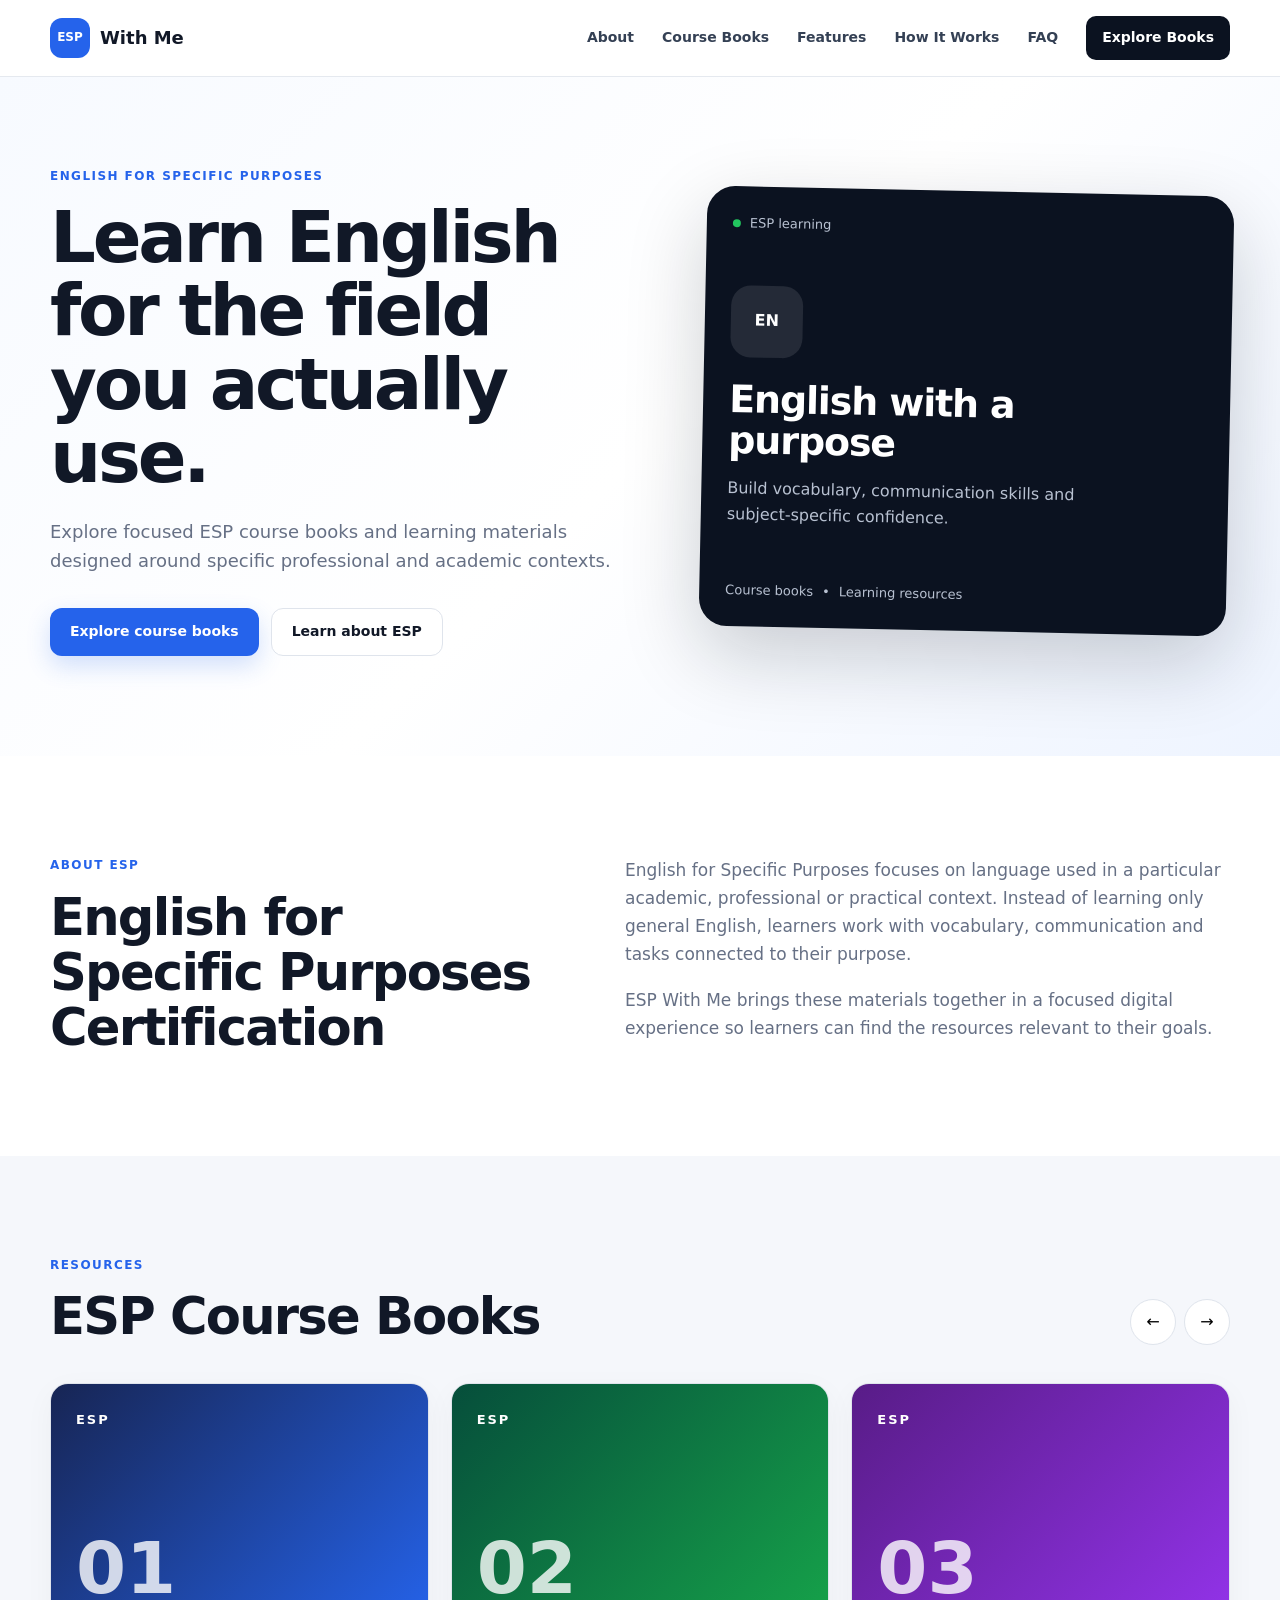
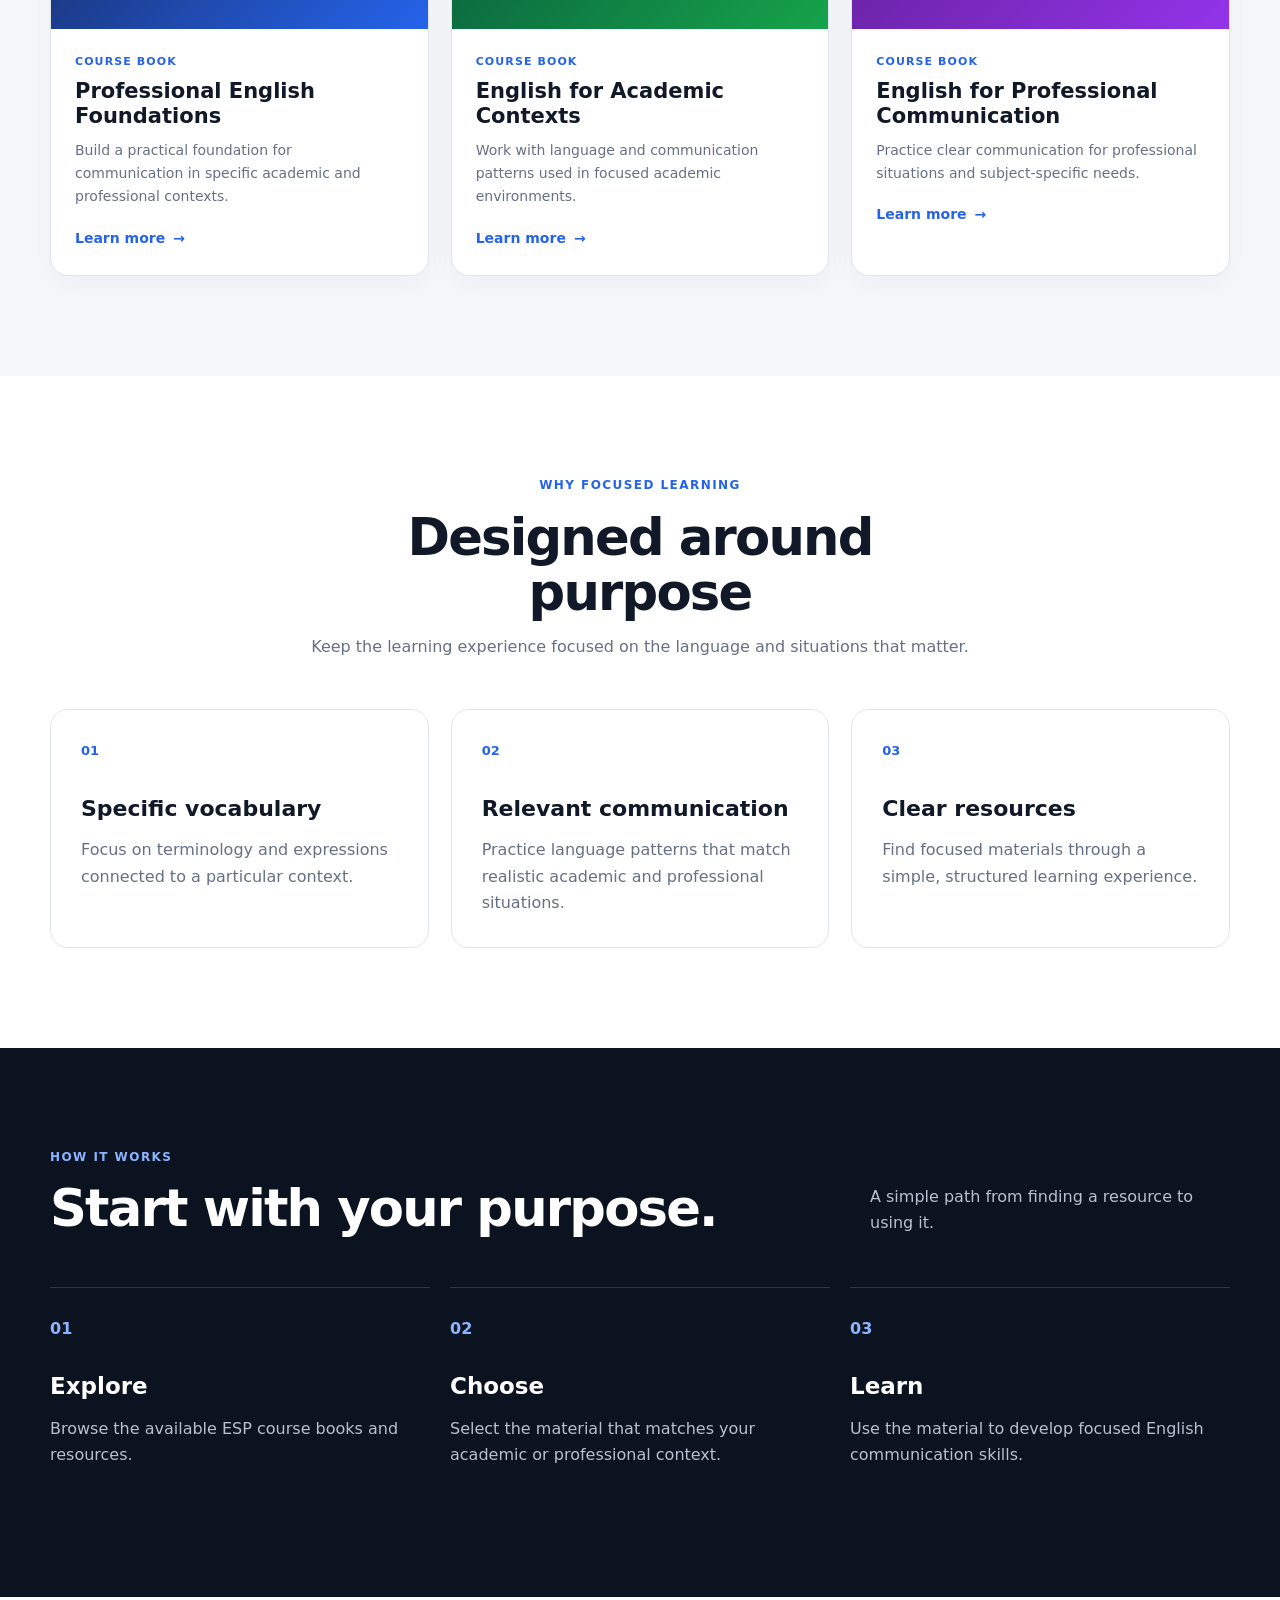
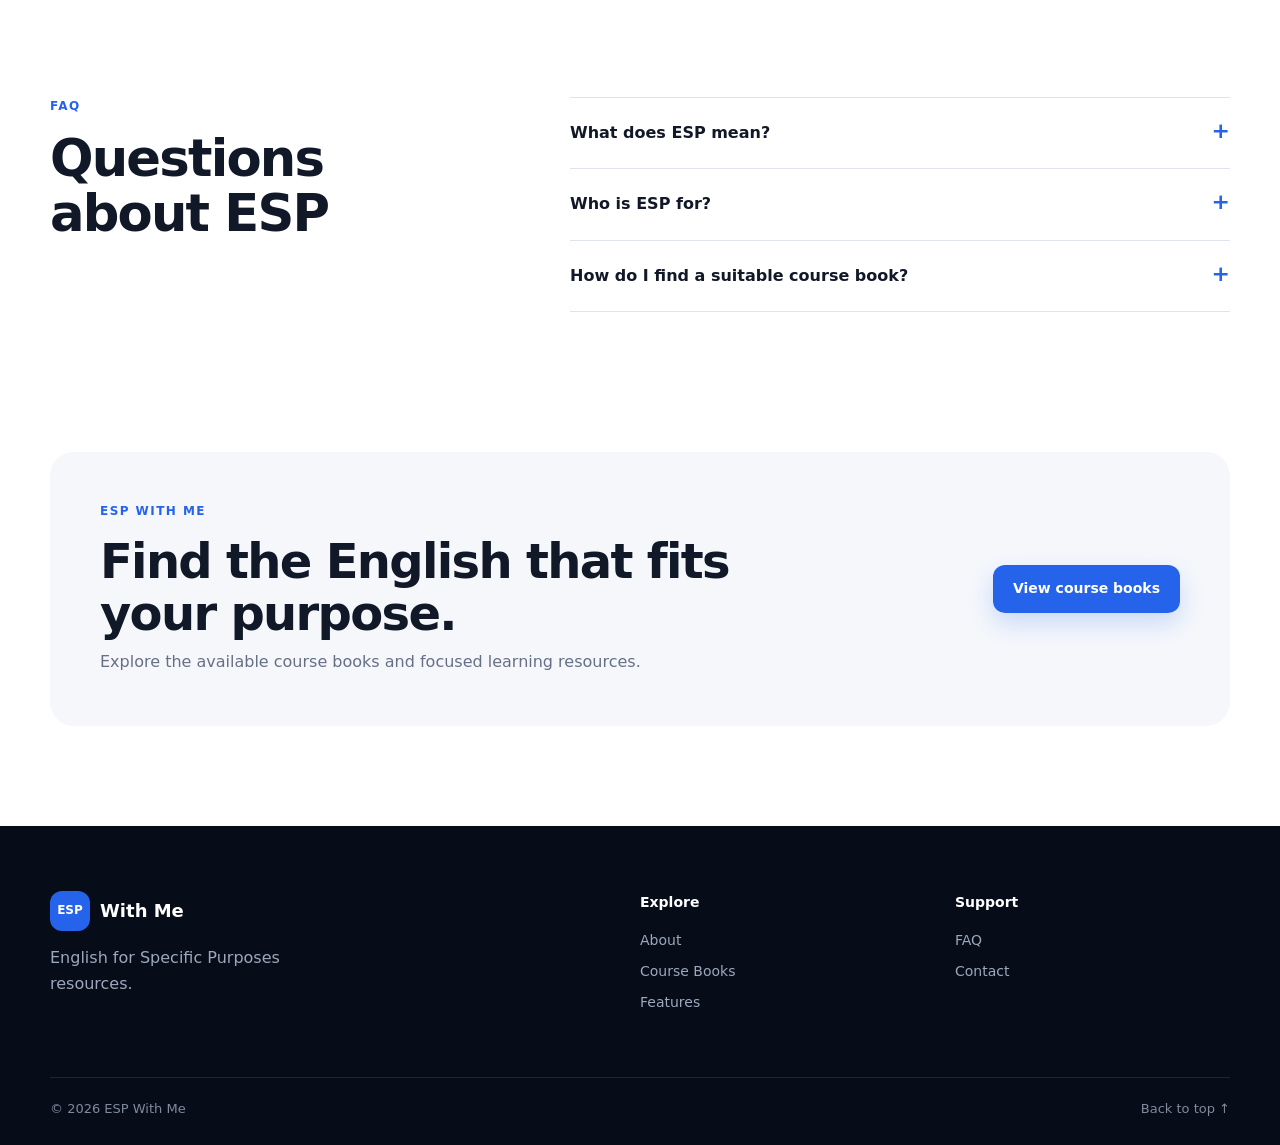
<file: New folder (2)/index.html>
<!DOCTYPE html>
<html lang="en">
<head>
  <meta charset="UTF-8">
  <meta name="viewport" content="width=device-width, initial-scale=1.0">
  <meta name="description" content="ESP With Me — English for Specific Purposes resources, course books and learning materials.">
  <meta name="theme-color" content="#0b1220">
  <meta property="og:title" content="ESP With Me">
  <meta property="og:description" content="English for Specific Purposes resources and course books.">
  <meta property="og:type" content="website">
  <link rel="canonical" href="https://espwithme.uz/">
  <link rel="stylesheet" href="style.css">
  <title>ESP With Me | English for Specific Purposes</title>
</head>
<body>
  <a class="skip-link" href="#main">Skip to content</a>

  <header class="site-header" id="top">
    <div class="container nav-wrap">
      <a class="logo" href="#top" aria-label="ESP With Me home">
        <span class="logo-mark">ESP</span>
        <span>With Me</span>
      </a>

      <button class="menu-toggle" type="button" aria-expanded="false" aria-controls="primary-menu" aria-label="Open menu">
        <span></span><span></span><span></span>
      </button>

      <nav class="primary-nav" id="primary-menu" aria-label="Primary navigation">
        <a href="#about">About</a>
        <a href="#books">Course Books</a>
        <a href="#features">Features</a>
        <a href="#how-it-works">How It Works</a>
        <a href="#faq">FAQ</a>
        <a class="nav-cta" href="#books">Explore Books</a>
      </nav>
    </div>
  </header>

  <main id="main">
    <section class="hero">
      <div class="container hero-grid">
        <div class="hero-copy">
          <p class="eyebrow">English for Specific Purposes</p>
          <h1>Learn English for the field you actually use.</h1>
          <p class="hero-text">
            Explore focused ESP course books and learning materials designed around
            specific professional and academic contexts.
          </p>
          <div class="hero-actions">
            <a class="btn btn-primary" href="#books">Explore course books</a>
            <a class="btn btn-secondary" href="#about">Learn about ESP</a>
          </div>
        </div>

        <div class="hero-card" aria-label="ESP learning overview">
          <div class="hero-card-top">
            <span class="status-dot" aria-hidden="true"></span>
            <span>ESP learning</span>
          </div>
          <div class="hero-card-body">
            <span class="hero-icon" aria-hidden="true">EN</span>
            <h2>English with a purpose</h2>
            <p>Build vocabulary, communication skills and subject-specific confidence.</p>
          </div>
          <div class="hero-card-footer">
            <span>Course books</span>
            <span>•</span>
            <span>Learning resources</span>
          </div>
        </div>
      </div>
    </section>

    <section class="section" id="about">
      <div class="container two-col">
        <div>
          <p class="eyebrow">About ESP</p>
          <h2>English for Specific Purposes Certification</h2>
        </div>
        <div class="content-copy">
          <p>
            English for Specific Purposes focuses on language used in a particular
            academic, professional or practical context. Instead of learning only
            general English, learners work with vocabulary, communication and tasks
            connected to their purpose.
          </p>
          <p>
            ESP With Me brings these materials together in a focused digital experience
            so learners can find the resources relevant to their goals.
          </p>
        </div>
      </div>
    </section>

    <section class="section section-muted" id="books">
      <div class="container">
        <div class="section-heading">
          <div>
            <p class="eyebrow">Resources</p>
            <h2>ESP Course Books</h2>
          </div>
          <div class="carousel-controls" aria-label="Course book controls">
            <button class="icon-btn" id="prevBtn" type="button" aria-label="Previous course book">←</button>
            <button class="icon-btn" id="nextBtn" type="button" aria-label="Next course book">→</button>
          </div>
        </div>

        <div class="carousel" id="bookCarousel" tabindex="0" aria-label="ESP course books carousel">
          <article class="book-card">
            <div class="book-cover cover-one" aria-hidden="true"><span>ESP</span><strong>01</strong></div>
            <div class="book-content">
              <p class="card-label">Course book</p>
              <h3>Professional English Foundations</h3>
              <p>Build a practical foundation for communication in specific academic and professional contexts.</p>
              <a href="#contact" class="text-link">Learn more <span aria-hidden="true">→</span></a>
            </div>
          </article>

          <article class="book-card">
            <div class="book-cover cover-two" aria-hidden="true"><span>ESP</span><strong>02</strong></div>
            <div class="book-content">
              <p class="card-label">Course book</p>
              <h3>English for Academic Contexts</h3>
              <p>Work with language and communication patterns used in focused academic environments.</p>
              <a href="#contact" class="text-link">Learn more <span aria-hidden="true">→</span></a>
            </div>
          </article>

          <article class="book-card">
            <div class="book-cover cover-three" aria-hidden="true"><span>ESP</span><strong>03</strong></div>
            <div class="book-content">
              <p class="card-label">Course book</p>
              <h3>English for Professional Communication</h3>
              <p>Practice clear communication for professional situations and subject-specific needs.</p>
              <a href="#contact" class="text-link">Learn more <span aria-hidden="true">→</span></a>
            </div>
          </article>
        </div>

        <div class="pagination" id="pagination" aria-label="Course book pagination"></div>
      </div>
    </section>

    <section class="section" id="features">
      <div class="container">
        <div class="section-heading centered">
          <p class="eyebrow">Why focused learning</p>
          <h2>Designed around purpose</h2>
          <p>Keep the learning experience focused on the language and situations that matter.</p>
        </div>

        <div class="feature-grid">
          <article class="feature-card">
            <div class="feature-number">01</div>
            <h3>Specific vocabulary</h3>
            <p>Focus on terminology and expressions connected to a particular context.</p>
          </article>
          <article class="feature-card">
            <div class="feature-number">02</div>
            <h3>Relevant communication</h3>
            <p>Practice language patterns that match realistic academic and professional situations.</p>
          </article>
          <article class="feature-card">
            <div class="feature-number">03</div>
            <h3>Clear resources</h3>
            <p>Find focused materials through a simple, structured learning experience.</p>
          </article>
        </div>
      </div>
    </section>

    <section class="section section-dark" id="how-it-works">
      <div class="container">
        <div class="section-heading">
          <div>
            <p class="eyebrow eyebrow-light">How it works</p>
            <h2>Start with your purpose.</h2>
          </div>
          <p class="dark-intro">A simple path from finding a resource to using it.</p>
        </div>

        <div class="steps">
          <div class="step">
            <span>01</span>
            <h3>Explore</h3>
            <p>Browse the available ESP course books and resources.</p>
          </div>
          <div class="step">
            <span>02</span>
            <h3>Choose</h3>
            <p>Select the material that matches your academic or professional context.</p>
          </div>
          <div class="step">
            <span>03</span>
            <h3>Learn</h3>
            <p>Use the material to develop focused English communication skills.</p>
          </div>
        </div>
      </div>
    </section>

    <section class="section" id="faq">
      <div class="container faq-layout">
        <div>
          <p class="eyebrow">FAQ</p>
          <h2>Questions about ESP</h2>
        </div>
        <div class="faq-list">
          <details>
            <summary>What does ESP mean?</summary>
            <p>ESP means English for Specific Purposes: learning English for a particular academic, professional or practical context.</p>
          </details>
          <details>
            <summary>Who is ESP for?</summary>
            <p>ESP can be useful for learners who need English connected to a specific field, role, study area or professional situation.</p>
          </details>
          <details>
            <summary>How do I find a suitable course book?</summary>
            <p>Start with the course-book section and choose a resource based on the context and communication needs it describes.</p>
          </details>
        </div>
      </div>
    </section>

    <section class="section final-cta" id="contact">
      <div class="container cta-box">
        <div>
          <p class="eyebrow">ESP With Me</p>
          <h2>Find the English that fits your purpose.</h2>
          <p>Explore the available course books and focused learning resources.</p>
        </div>
        <a class="btn btn-primary" href="#books">View course books</a>
      </div>
    </section>
  </main>

  <footer class="site-footer">
    <div class="container footer-grid">
      <div>
        <a class="logo footer-logo" href="#top"><span class="logo-mark">ESP</span><span>With Me</span></a>
        <p>English for Specific Purposes resources.</p>
      </div>
      <div>
        <h3>Explore</h3>
        <a href="#about">About</a>
        <a href="#books">Course Books</a>
        <a href="#features">Features</a>
      </div>
      <div>
        <h3>Support</h3>
        <a href="#faq">FAQ</a>
        <a href="#contact">Contact</a>
      </div>
    </div>
    <div class="container footer-bottom">
      <span>© <span id="year"></span> ESP With Me</span>
      <a href="#top">Back to top ↑</a>
    </div>
  </footer>

  <script src="script.js" defer></script>
</body>
</html>
</file>
<file: New folder (2)/style.css>
:root {
  --primary: #2563eb;
  --primary-dark: #1d4ed8;
  --accent: #22c55e;
  --bg: #ffffff;
  --surface: #f5f7fb;
  --surface-2: #eef2f7;
  --text: #111827;
  --muted: #667085;
  --border: #dfe4ec;
  --dark: #0b1220;
  --container: 1180px;
  --radius: 18px;
  --shadow: 0 18px 50px rgba(15, 23, 42, .08);
}

* { box-sizing: border-box; margin: 0; padding: 0; }
html { scroll-behavior: smooth; }
body {
  font-family: Inter, ui-sans-serif, system-ui, -apple-system, BlinkMacSystemFont, "Segoe UI", sans-serif;
  color: var(--text);
  background: var(--bg);
  line-height: 1.65;
}
body.menu-open { overflow: hidden; }
a { color: inherit; text-decoration: none; }
button, a { -webkit-tap-highlight-color: transparent; }
button { font: inherit; }
:focus-visible { outline: 3px solid rgba(37, 99, 235, .35); outline-offset: 3px; }

.container { width: min(var(--container), calc(100% - 40px)); margin-inline: auto; }
.skip-link {
  position: fixed; left: 16px; top: -100px; z-index: 9999;
  padding: 10px 14px; background: #fff; color: var(--text); border-radius: 8px;
}
.skip-link:focus { top: 16px; }

.site-header {
  position: sticky; top: 0; z-index: 1000;
  background: rgba(255,255,255,.92); backdrop-filter: blur(16px);
  border-bottom: 1px solid rgba(223,228,236,.8);
}
.nav-wrap { min-height: 76px; display: flex; align-items: center; justify-content: space-between; gap: 24px; }
.logo { display: inline-flex; align-items: center; gap: 10px; font-weight: 800; font-size: 18px; }
.logo-mark {
  display: grid; place-items: center; width: 40px; height: 40px;
  border-radius: 12px; background: var(--primary); color: #fff; font-size: 12px;
}
.primary-nav { display: flex; align-items: center; gap: 28px; font-size: 14px; font-weight: 600; }
.primary-nav a { color: #344054; transition: color .2s ease; }
.primary-nav a:hover { color: var(--primary); }
.primary-nav .nav-cta { color: #fff; background: var(--dark); padding: 10px 16px; border-radius: 10px; }
.menu-toggle { display: none; border: 0; background: transparent; cursor: pointer; width: 44px; height: 44px; }
.menu-toggle span { display: block; width: 23px; height: 2px; background: var(--text); margin: 5px auto; transition: transform .2s ease; }

.hero { background: linear-gradient(135deg, #f7faff 0%, #fff 52%, #eef4ff 100%); padding: 90px 0 100px; overflow: hidden; }
.hero-grid { display: grid; grid-template-columns: 1.05fr .95fr; align-items: center; gap: 70px; }
.eyebrow { color: var(--primary); font-size: 12px; font-weight: 800; letter-spacing: .12em; text-transform: uppercase; margin-bottom: 14px; }
.hero h1 { max-width: 700px; font-size: clamp(42px, 6vw, 72px); line-height: 1.02; letter-spacing: -.045em; }
.hero-text { max-width: 610px; margin-top: 22px; color: var(--muted); font-size: 18px; }
.hero-actions { display: flex; gap: 12px; flex-wrap: wrap; margin-top: 32px; }
.btn { display: inline-flex; align-items: center; justify-content: center; min-height: 48px; padding: 0 20px; border-radius: 12px; font-weight: 750; font-size: 14px; transition: transform .2s, background .2s, box-shadow .2s; }
.btn:hover { transform: translateY(-2px); }
.btn-primary { color: #fff; background: var(--primary); box-shadow: 0 10px 24px rgba(37,99,235,.2); }
.btn-primary:hover { background: var(--primary-dark); }
.btn-secondary { background: #fff; border: 1px solid var(--border); }
.hero-card { min-height: 440px; padding: 26px; border-radius: 28px; background: var(--dark); color: #fff; box-shadow: 0 28px 80px rgba(11,18,32,.2); display: flex; flex-direction: column; justify-content: space-between; transform: rotate(1.2deg); }
.hero-card-top, .hero-card-footer { display: flex; align-items: center; gap: 9px; color: #b8c1d1; font-size: 13px; }
.status-dot { width: 8px; height: 8px; border-radius: 50%; background: var(--accent); }
.hero-card-body { max-width: 390px; }
.hero-icon { display: grid; place-items: center; width: 72px; height: 72px; border-radius: 20px; background: rgba(255,255,255,.1); font-weight: 800; margin-bottom: 22px; }
.hero-card h2 { font-size: 38px; line-height: 1.08; letter-spacing: -.03em; }
.hero-card-body p { margin-top: 14px; color: #b8c1d1; }

.section { padding: 100px 0; }
.section-muted { background: var(--surface); }
.section-dark { background: var(--dark); color: #fff; }
.two-col { display: grid; grid-template-columns: .9fr 1.1fr; gap: 80px; }
.section h2 { font-size: clamp(32px, 4vw, 52px); line-height: 1.08; letter-spacing: -.035em; }
.content-copy { color: var(--muted); font-size: 17px; }
.content-copy p + p { margin-top: 18px; }

.section-heading { display: flex; align-items: end; justify-content: space-between; gap: 30px; margin-bottom: 38px; }
.section-heading.centered { display: block; text-align: center; max-width: 700px; margin: 0 auto 48px; }
.section-heading.centered > p:last-child { color: var(--muted); margin-top: 14px; }

.carousel-controls { display: flex; gap: 8px; }
.icon-btn { width: 46px; height: 46px; border-radius: 50%; border: 1px solid var(--border); background: #fff; cursor: pointer; transition: .2s; }
.icon-btn:hover { background: var(--dark); color: #fff; border-color: var(--dark); }
.carousel { display: grid; grid-template-columns: repeat(3, minmax(0, 1fr)); gap: 22px; }
.book-card { overflow: hidden; background: #fff; border: 1px solid var(--border); border-radius: var(--radius); box-shadow: 0 8px 30px rgba(15,23,42,.04); transition: transform .2s, box-shadow .2s; }
.book-card:hover { transform: translateY(-5px); box-shadow: var(--shadow); }
.book-cover { min-height: 245px; padding: 25px; display: flex; flex-direction: column; justify-content: space-between; color: #fff; }
.cover-one { background: linear-gradient(135deg, #172554, #2563eb); }
.cover-two { background: linear-gradient(135deg, #064e3b, #16a34a); }
.cover-three { background: linear-gradient(135deg, #581c87, #9333ea); }
.book-cover span { font-size: 13px; font-weight: 800; letter-spacing: .15em; }
.book-cover strong { font-size: 72px; line-height: 1; opacity: .8; }
.book-content { padding: 24px; }
.card-label { color: var(--primary); font-size: 11px; font-weight: 800; text-transform: uppercase; letter-spacing: .1em; }
.book-content h3 { margin-top: 8px; font-size: 21px; line-height: 1.2; }
.book-content p:not(.card-label) { color: var(--muted); margin-top: 10px; font-size: 14px; }
.text-link { display: inline-flex; gap: 8px; margin-top: 18px; color: var(--primary); font-weight: 750; font-size: 14px; }
.pagination { display: none; justify-content: center; gap: 7px; margin-top: 22px; }
.pagination button { width: 8px; height: 8px; border: 0; border-radius: 50%; background: #cbd5e1; }
.pagination button.active { background: var(--primary); transform: scale(1.3); }

.feature-grid { display: grid; grid-template-columns: repeat(3, 1fr); gap: 22px; }
.feature-card { padding: 30px; border: 1px solid var(--border); border-radius: var(--radius); }
.feature-number { color: var(--primary); font-weight: 800; font-size: 13px; }
.feature-card h3 { margin-top: 30px; font-size: 22px; }
.feature-card p { margin-top: 10px; color: var(--muted); }

.eyebrow-light { color: #8db4ff; }
.dark-intro { max-width: 360px; color: #b8c1d1; }
.steps { display: grid; grid-template-columns: repeat(3, 1fr); gap: 20px; margin-top: 50px; }
.step { padding: 28px 0; border-top: 1px solid rgba(255,255,255,.15); }
.step span { color: #8db4ff; font-weight: 800; }
.step h3 { margin-top: 26px; font-size: 23px; }
.step p { margin-top: 10px; color: #b8c1d1; }

.faq-layout { display: grid; grid-template-columns: .8fr 1.2fr; gap: 80px; }
.faq-list details { border-top: 1px solid var(--border); padding: 22px 0; }
.faq-list details:last-child { border-bottom: 1px solid var(--border); }
.faq-list summary { cursor: pointer; list-style: none; font-weight: 750; display: flex; justify-content: space-between; gap: 20px; }
.faq-list summary::-webkit-details-marker { display: none; }
.faq-list summary::after { content: "+"; color: var(--primary); font-size: 22px; line-height: 1; }
.faq-list details[open] summary::after { content: "−"; }
.faq-list details p { color: var(--muted); margin-top: 12px; max-width: 700px; }

.final-cta { padding-top: 40px; }
.cta-box { display: flex; align-items: center; justify-content: space-between; gap: 30px; padding: 50px; border-radius: 24px; background: var(--surface); }
.cta-box h2 { max-width: 650px; font-size: clamp(30px, 4vw, 48px); }
.cta-box p:not(.eyebrow) { color: var(--muted); margin-top: 10px; }

.site-footer { background: #070d18; color: #fff; padding: 65px 0 25px; }
.footer-grid { display: grid; grid-template-columns: 2fr 1fr 1fr; gap: 40px; }
.footer-logo { color: #fff; }
.footer-grid > div > p { color: #9ca8bb; max-width: 300px; margin-top: 14px; }
.footer-grid h3 { font-size: 14px; margin-bottom: 15px; }
.footer-grid a:not(.logo) { display: block; color: #9ca8bb; margin: 8px 0; font-size: 14px; }
.footer-grid a:not(.logo):hover { color: #fff; }
.footer-bottom { margin-top: 55px; padding-top: 20px; border-top: 1px solid rgba(255,255,255,.1); display: flex; justify-content: space-between; color: #7f8a9d; font-size: 13px; }
.footer-bottom a:hover { color: #fff; }

@media (max-width: 900px) {
  .hero-grid, .two-col, .faq-layout { grid-template-columns: 1fr; }
  .hero { padding: 70px 0; }
  .hero-card { min-height: 360px; }
  .carousel { grid-template-columns: 1fr 1fr; }
  .feature-grid, .steps { grid-template-columns: 1fr; }
  .two-col, .faq-layout { gap: 35px; }
}

@media (max-width: 700px) {
  .container { width: min(var(--container), calc(100% - 28px)); }
  .nav-wrap { min-height: 68px; }
  .menu-toggle { display: block; z-index: 1002; }
  .primary-nav {
    position: fixed; inset: 68px 0 0; background: #fff; padding: 28px;
    flex-direction: column; align-items: stretch; gap: 4px;
    transform: translateX(100%); transition: transform .25s ease;
    box-shadow: -10px 0 40px rgba(15,23,42,.08);
  }
  .primary-nav.open { transform: translateX(0); }
  .primary-nav a { padding: 14px 10px; }
  .primary-nav .nav-cta { text-align: center; margin-top: 8px; }
  .hero h1 { font-size: clamp(38px, 12vw, 58px); }
  .hero-text { font-size: 16px; }
  .hero-card { transform: none; }
  .section { padding: 72px 0; }
  .section-heading { align-items: start; flex-direction: column; }
  .carousel { display: flex; overflow-x: auto; scroll-snap-type: x mandatory; scrollbar-width: none; padding-bottom: 5px; }
  .carousel::-webkit-scrollbar { display: none; }
  .book-card { min-width: 88%; scroll-snap-align: center; }
  .pagination { display: flex; }
  .cta-box { align-items: flex-start; flex-direction: column; padding: 32px; }
  .footer-grid { grid-template-columns: 1fr 1fr; }
  .footer-grid > div:first-child { grid-column: 1 / -1; }
  .footer-bottom { gap: 15px; flex-direction: column; }
}

@media (max-width: 390px) {
  .hero-actions .btn { width: 100%; }
  .hero-card { min-height: 320px; }
  .book-card { min-width: 94%; }
  .footer-grid { grid-template-columns: 1fr; }
  .footer-grid > div:first-child { grid-column: auto; }
}
</file>
